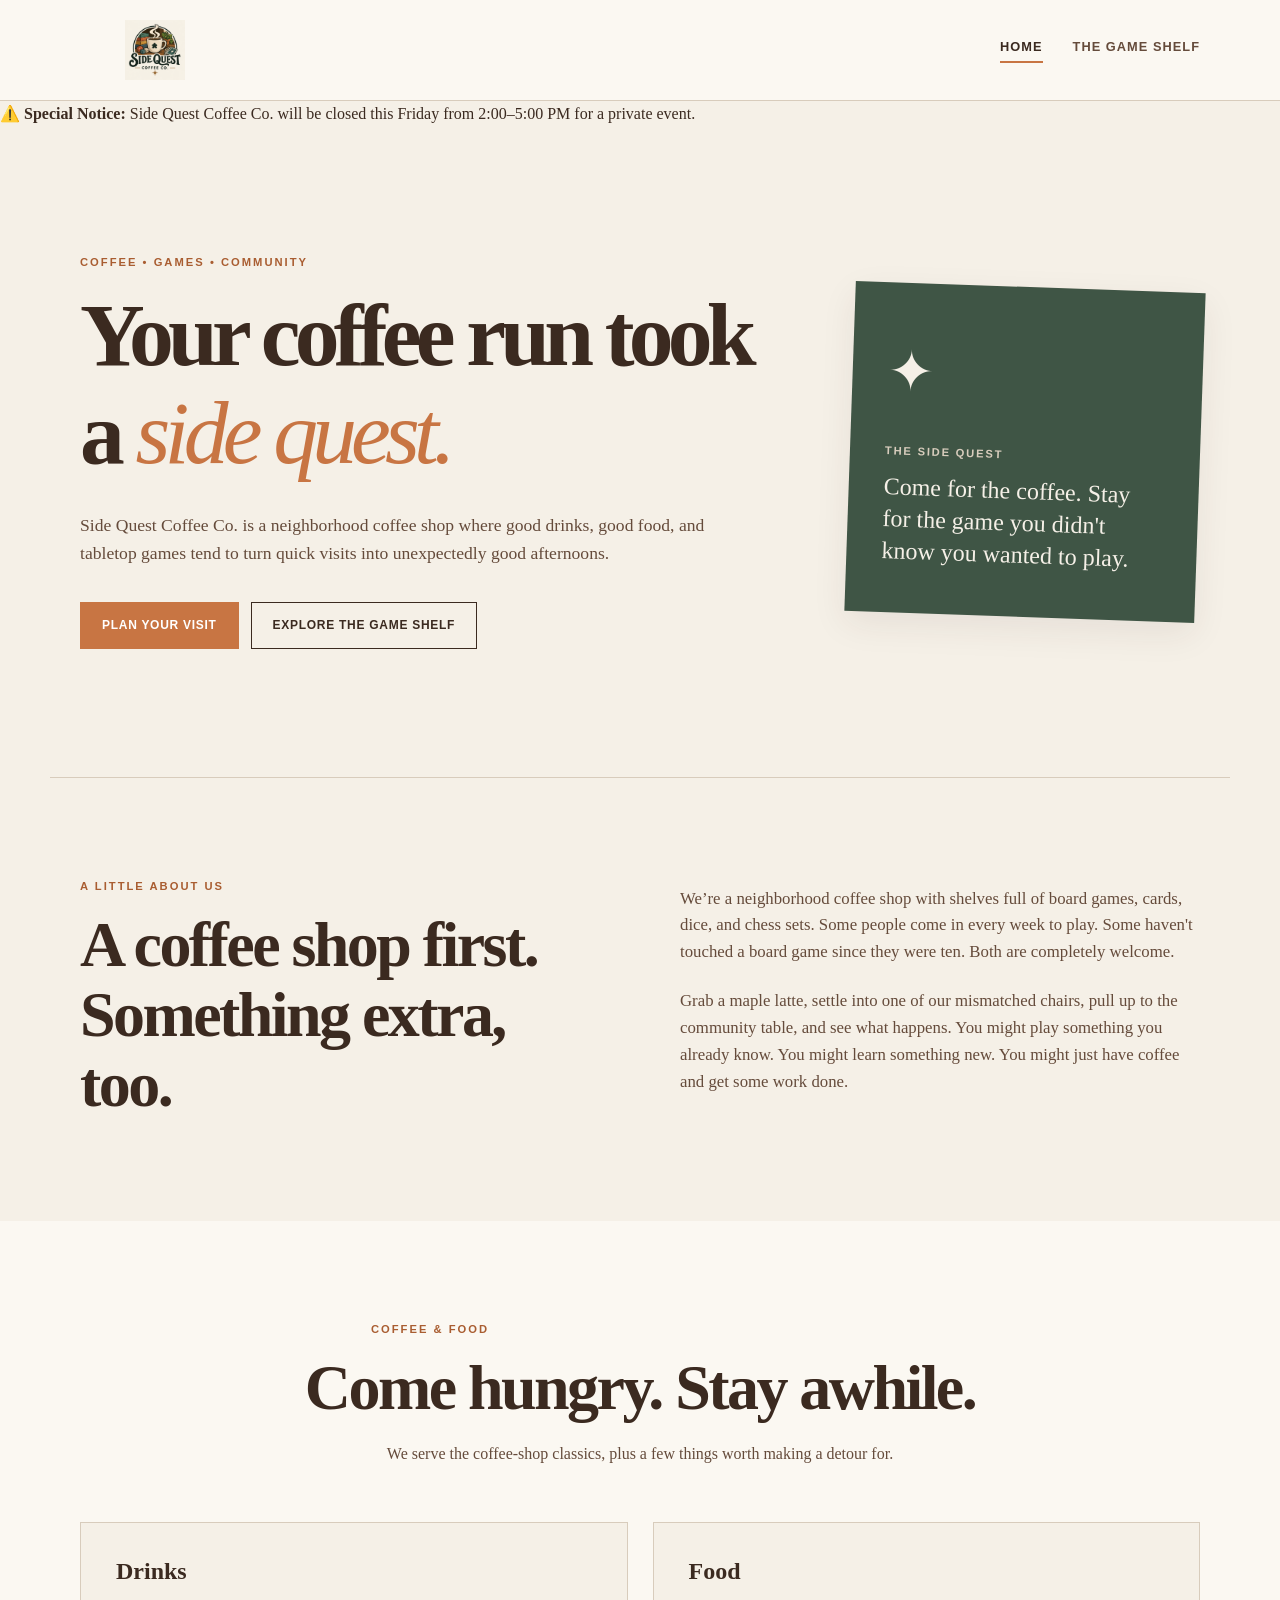
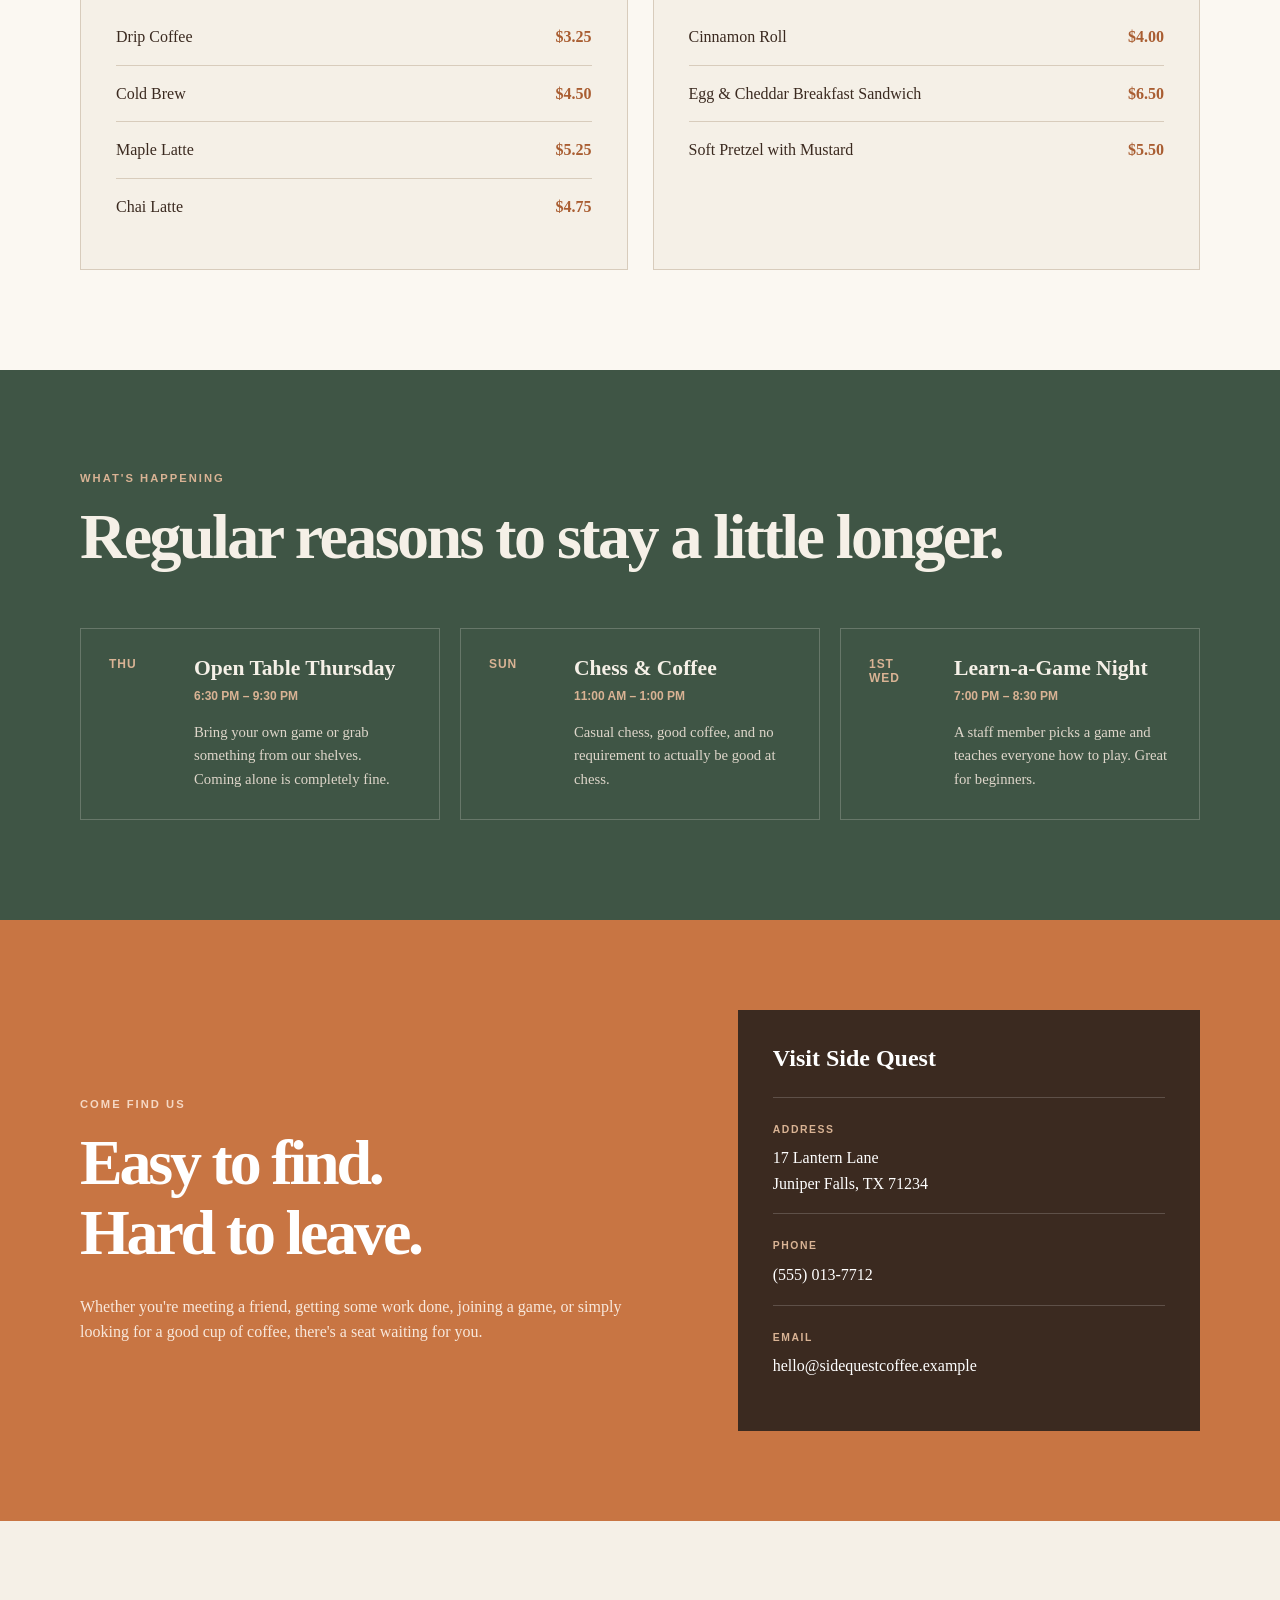
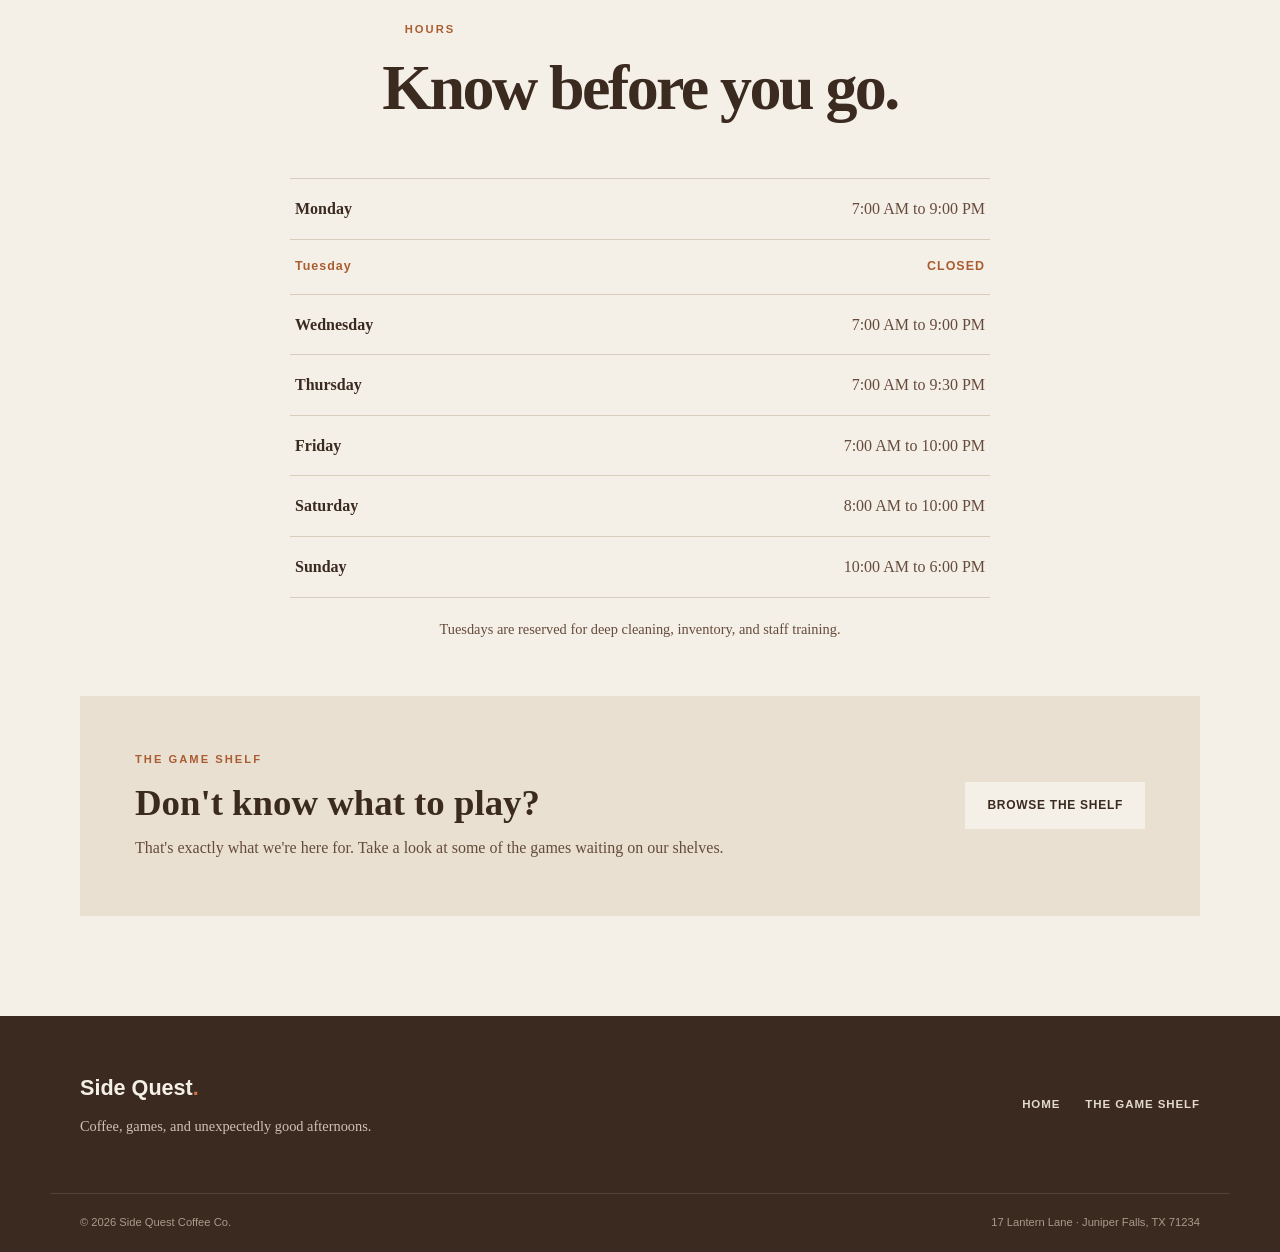
<file: index.html>
<!DOCTYPE html>
<html lang="en">
<head>
    <meta charset="UTF-8">
    <meta name="viewport" content="width=device-width, initial-scale=1.0">
    <title>Side Quest Coffee Co. | Coffee, Games & Good Company</title>
    <link rel="stylesheet" href="style.css">
</head>

<body>

   <header class="site-header">
    <div class="nav-container">

        <a href="index.html" class="logo">
            <img src="./images/logo.png"
                 alt="Side Quest Coffee Co. logo featuring a coffee mug beside tabletop game pieces">
        </a>

        <nav aria-label="Main navigation">
            <a href="index.html" class="active">Home</a>
            <a href="games.html">The Game Shelf</a>
        </nav>

    </div>
</header>

    <div class="notice">
    <strong>⚠️ Special Notice:</strong> Side Quest Coffee Co. will be closed this Friday from 2:00–5:00 PM for a private event.
</div>

    <main>

        <!-- Hero -->
        <section class="hero">
       
            
            <div class="hero-content">
                <p class="eyebrow">Coffee • Games • Community</p>

                <h1>Your coffee run took a <em>side quest.</em></h1>

                <p class="hero-text">
                    Side Quest Coffee Co. is a neighborhood coffee shop where
                    good drinks, good food, and tabletop games tend to turn
                    quick visits into unexpectedly good afternoons.
                </p>

                <div class="hero-buttons">
                    <a href="#visit" class="button button-primary">Plan Your Visit</a>
                    <a href="games.html" class="button button-secondary">Explore the Game Shelf</a>
                </div>
            </div>

            <div class="hero-card">
                <div class="dice-symbol">✦</div>
                <p class="card-label">The Side Quest</p>
                <p>
                    Come for the coffee. Stay for the game you didn't know
                    you wanted to play.
                </p>
            </div>
        </section>


        <!-- About -->
        <section class="section about">
            <div class="section-heading">
                <p class="eyebrow">A little about us</p>
                <h2>A coffee shop first.<br>Something extra, too.</h2>
            </div>

            <div class="about-content">
                <p>
                    We’re a neighborhood coffee shop with shelves full of
                    board games, cards, dice, and chess sets. Some people come
                    in every week to play. Some haven't touched a board game
                    since they were ten. Both are completely welcome.
                </p>

                <p>
                    Grab a maple latte, settle into one of our mismatched
                    chairs, pull up to the community table, and see what
                    happens. You might play something you already know. You
                    might learn something new. You might just have coffee and
                    get some work done.
                </p>
            </div>
        </section>


        <!-- Menu -->
        <section class="section menu-section">
            <div class="section-heading centered">
                <p class="eyebrow">Coffee & food</p>
                <h2>Come hungry. Stay awhile.</h2>
                <p>
                    We serve the coffee-shop classics, plus a few things worth
                    making a detour for.
                </p>
            </div>

            <div class="menu-grid">

                <div class="menu-card">
                    <h3>Drinks</h3>

                    <div class="menu-item">
                        <span>Drip Coffee</span>
                        <strong>$3.25</strong>
                    </div>

                    <div class="menu-item">
                        <span>Cold Brew</span>
                        <strong>$4.50</strong>
                    </div>

                    <div class="menu-item">
                        <span>Maple Latte</span>
                        <strong>$5.25</strong>
                    </div>

                    <div class="menu-item">
                        <span>Chai Latte</span>
                        <strong>$4.75</strong>
                    </div>
                </div>

                <div class="menu-card">
                    <h3>Food</h3>

                    <div class="menu-item">
                        <span>Cinnamon Roll</span>
                        <strong>$4.00</strong>
                    </div>

                    <div class="menu-item">
                        <span>Egg & Cheddar Breakfast Sandwich</span>
                        <strong>$6.50</strong>
                    </div>

                    <div class="menu-item">
                        <span>Soft Pretzel with Mustard</span>
                        <strong>$5.50</strong>
                    </div>
                </div>

            </div>
        </section>


        <!-- Events -->
        <section class="section events-section">
            <div class="section-heading">
                <p class="eyebrow">What's happening</p>
                <h2>Regular reasons to stay a little longer.</h2>
            </div>

            <div class="events-grid">

                <article class="event-card">
                    <div class="event-day">THU</div>

                    <div class="event-info">
                        <h3>Open Table Thursday</h3>
                        <p class="event-time">6:30 PM – 9:30 PM</p>
                        <p>
                            Bring your own game or grab something from our
                            shelves. Coming alone is completely fine.
                        </p>
                    </div>
                </article>

                <article class="event-card">
                    <div class="event-day">SUN</div>

                    <div class="event-info">
                        <h3>Chess & Coffee</h3>
                        <p class="event-time">11:00 AM – 1:00 PM</p>
                        <p>
                            Casual chess, good coffee, and no requirement to
                            actually be good at chess.
                        </p>
                    </div>
                </article>

                <article class="event-card">
                    <div class="event-day">1ST<br>WED</div>

                    <div class="event-info">
                        <h3>Learn-a-Game Night</h3>
                        <p class="event-time">7:00 PM – 8:30 PM</p>
                        <p>
                            A staff member picks a game and teaches everyone
                            how to play. Great for beginners.
                        </p>
                    </div>
                </article>

            </div>
        </section>


        <!-- Visit -->
        <section class="visit-section" id="visit">
            <div class="visit-container">

                <div class="visit-intro">
                    <p class="eyebrow">Come find us</p>
                    <h2>Easy to find.<br>Hard to leave.</h2>

                    <p>
                        Whether you're meeting a friend, getting some work
                        done, joining a game, or simply looking for a good cup
                        of coffee, there's a seat waiting for you.
                    </p>
                </div>

                <div class="contact-card">
                    <h3>Visit Side Quest</h3>

                    <div class="contact-detail">
                        <span class="detail-label">Address</span>
                        <p>17 Lantern Lane<br>Juniper Falls, TX 71234</p>
                    </div>

                    <div class="contact-detail">
                        <span class="detail-label">Phone</span>
                        <p>(555) 013-7712</p>
                    </div>

                    <div class="contact-detail">
                        <span class="detail-label">Email</span>
                        <p>hello@sidequestcoffee.example</p>
                    </div>
                </div>

            </div>
        </section>


        <!-- Hours -->
        <section class="section hours-section">
            <div class="section-heading centered">
                <p class="eyebrow">Hours</p>
                <h2>Know before you go.</h2>
            </div>

            <div class="hours-card">

                <div class="hours-row">
                    <span>Monday</span>
                    <span>7:00 AM to 9:00 PM</span>
                </div>

                <div class="hours-row closed">
                    <span>Tuesday</span>
                    <span>CLOSED</span>
                </div>

                <div class="hours-row">
                    <span>Wednesday</span>
                    <span>7:00 AM to 9:00 PM</span>
                </div>

                <div class="hours-row">
                    <span>Thursday</span>
                    <span>7:00 AM to 9:30 PM</span>
                </div>

                <div class="hours-row">
                    <span>Friday</span>
                    <span>7:00 AM to 10:00 PM</span>
                </div>

                <div class="hours-row">
                    <span>Saturday</span>
                    <span>8:00 AM to 10:00 PM</span>
                </div>

                <div class="hours-row">
                    <span>Sunday</span>
                    <span>10:00 AM to 6:00 PM</span>
                </div>

            </div>

            <p class="hours-note">
                Tuesdays are reserved for deep cleaning, inventory, and staff training.
            </p>
        </section>


        <!-- Game Shelf CTA -->
        <section class="game-cta">
            <div>
                <p class="eyebrow">The game shelf</p>
                <h2>Don't know what to play?</h2>
                <p>
                    That's exactly what we're here for. Take a look at some
                    of the games waiting on our shelves.
                </p>
            </div>

            <a href="games.html" class="button button-light">Browse the Shelf</a>
        </section>

    </main>


    <footer class="site-footer">
        <div class="footer-container">
            <div>
                <a href="index.html" class="footer-logo">Side Quest<span>.</span></a>
                <p>Coffee, games, and unexpectedly good afternoons.</p>
            </div>

            <div class="footer-nav">
                <a href="index.html">Home</a>
                <a href="games.html">The Game Shelf</a>
            </div>
        </div>

        <div class="footer-bottom">
            <p>© 2026 Side Quest Coffee Co.</p>
            <p>17 Lantern Lane · Juniper Falls, TX 71234</p>
        </div>
    </footer>

</body>
</html>
</file>
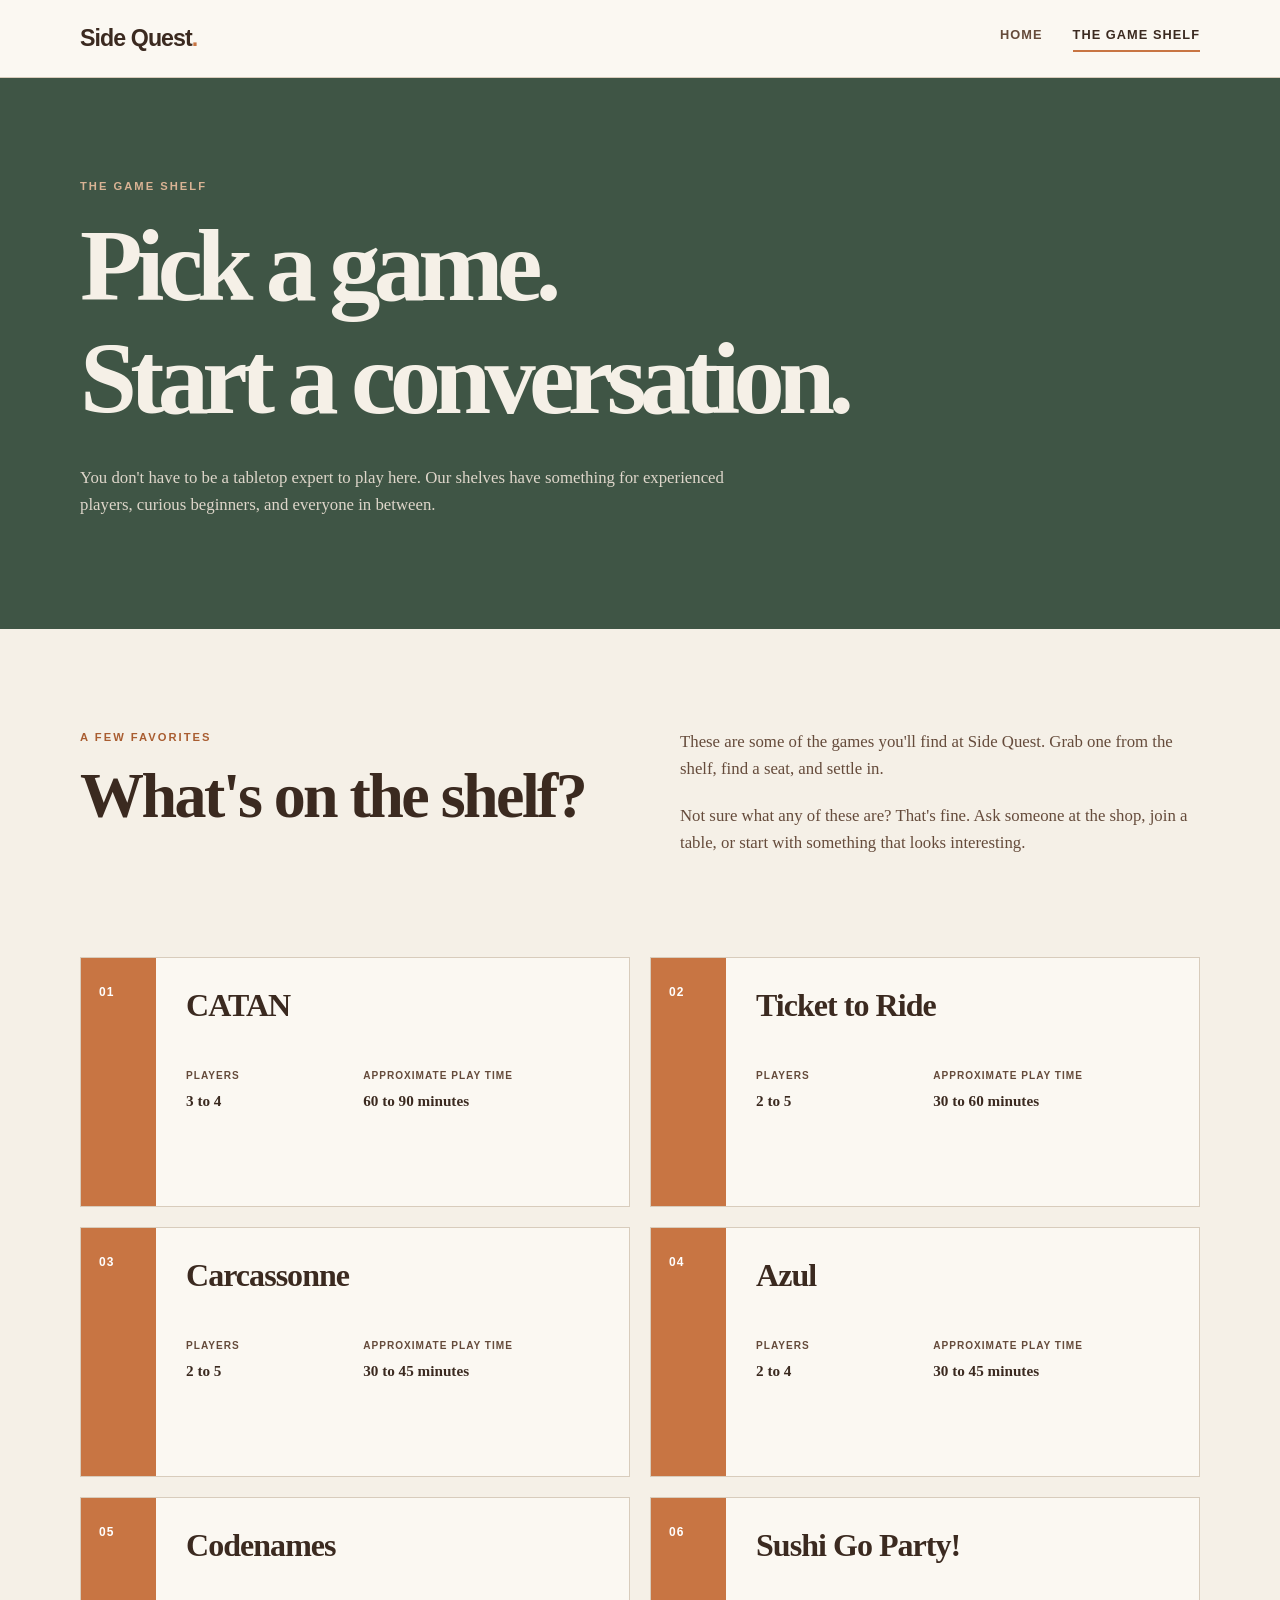
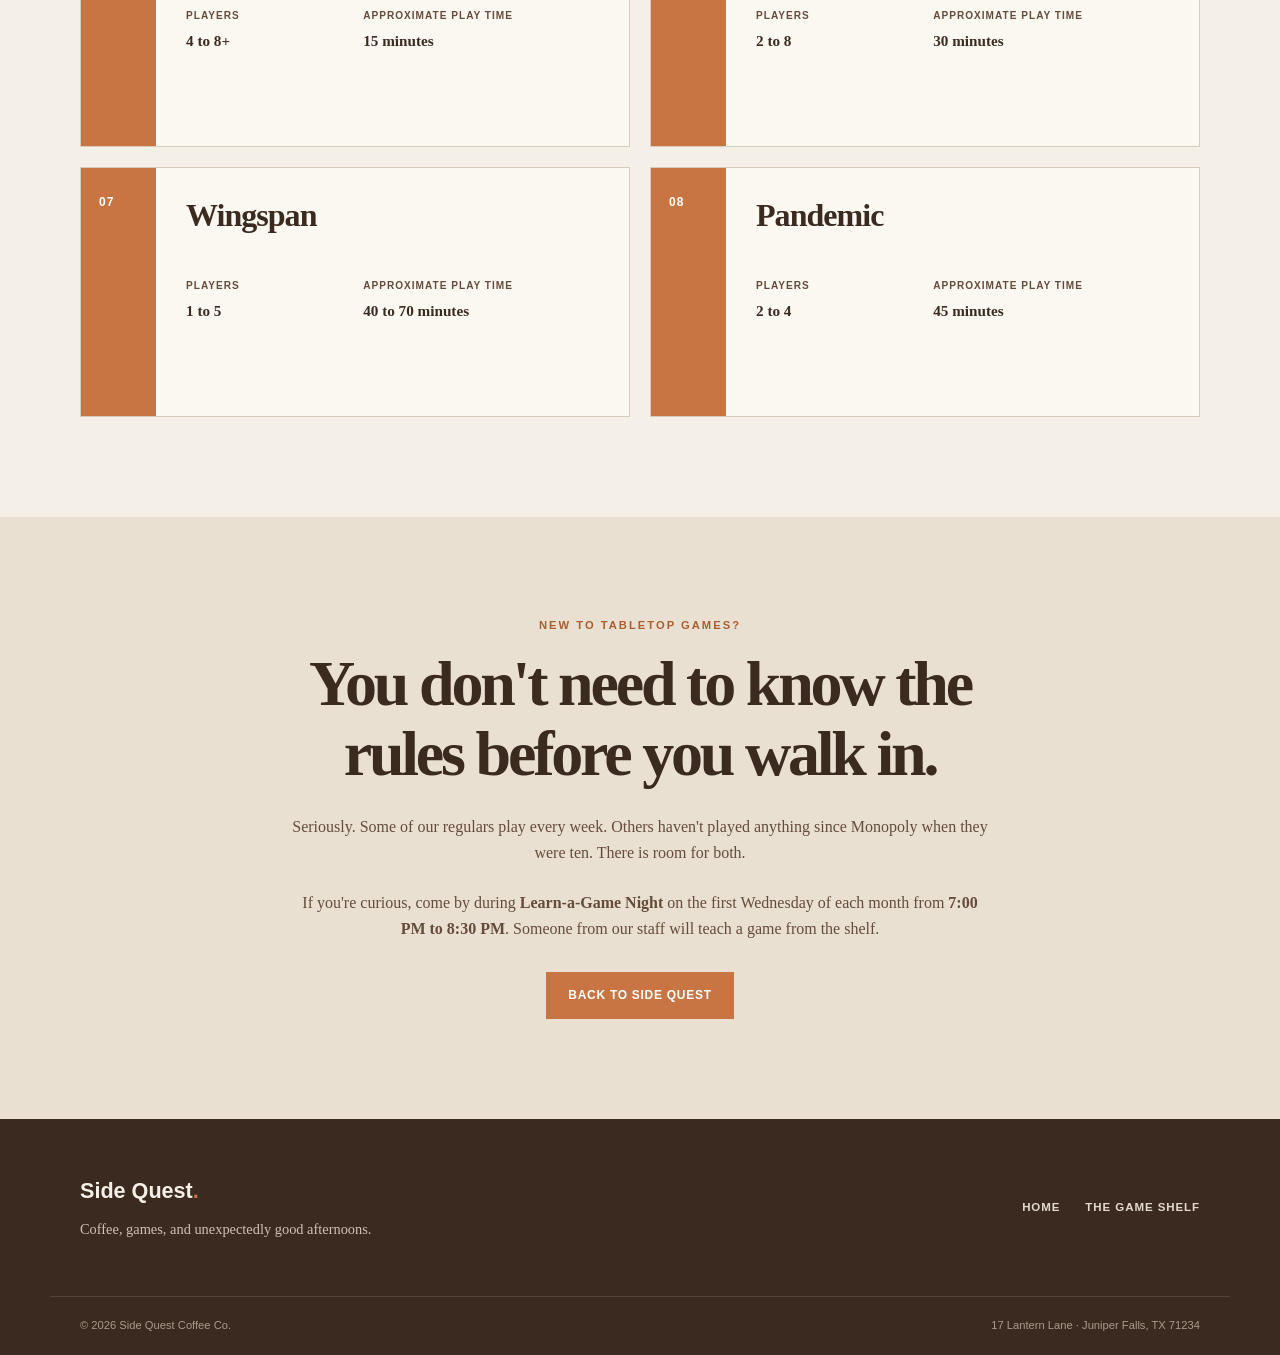
<file: games.html>
<!DOCTYPE html>
<html lang="en">
<head>
    <meta charset="UTF-8">
    <meta name="viewport" content="width=device-width, initial-scale=1.0">
    <title>The Game Shelf | Side Quest Coffee Co.</title>
    <link rel="stylesheet" href="style.css">
</head>

<body>

    <header class="site-header">
        <div class="nav-container">
            <a href="index.html" class="logo">Side Quest<span>.</span></a>

            <nav aria-label="Main navigation">
                <a href="index.html">Home</a>
                <a href="games.html" class="active">The Game Shelf</a>
            </nav>
        </div>
    </header>


    <main>

        <!-- Page Hero -->
        <section class="page-hero">
            <div class="page-hero-content">
                <p class="eyebrow">The Game Shelf</p>

                <h1>Pick a game.<br>Start a conversation.</h1>

                <p>
                    You don't have to be a tabletop expert to play here.
                    Our shelves have something for experienced players,
                    curious beginners, and everyone in between.
                </p>
            </div>
        </section>


        <!-- Intro -->
        <section class="section shelf-intro">
            <div class="section-heading">
                <p class="eyebrow">A few favorites</p>
                <h2>What's on the shelf?</h2>
            </div>

            <div class="intro-copy">
                <p>
                    These are some of the games you'll find at Side Quest.
                    Grab one from the shelf, find a seat, and settle in.
                </p>

                <p>
                    Not sure what any of these are? That's fine. Ask someone
                    at the shop, join a table, or start with something that
                    looks interesting.
                </p>
            </div>
        </section>


        <!-- Games -->
        <section class="games-section">

            <div class="games-grid">

                <article class="game-card">
                    <div class="game-number">01</div>
                    <div class="game-card-content">
                        <h2>CATAN</h2>

                        <div class="game-details">
                            <div>
                                <span>Players</span>
                                <strong>3 to 4</strong>
                            </div>

                            <div>
                                <span>Approximate Play Time</span>
                                <strong>60 to 90 minutes</strong>
                            </div>
                        </div>
                    </div>
                </article>


                <article class="game-card">
                    <div class="game-number">02</div>
                    <div class="game-card-content">
                        <h2>Ticket to Ride</h2>

                        <div class="game-details">
                            <div>
                                <span>Players</span>
                                <strong>2 to 5</strong>
                            </div>

                            <div>
                                <span>Approximate Play Time</span>
                                <strong>30 to 60 minutes</strong>
                            </div>
                        </div>
                    </div>
                </article>


                <article class="game-card">
                    <div class="game-number">03</div>
                    <div class="game-card-content">
                        <h2>Carcassonne</h2>

                        <div class="game-details">
                            <div>
                                <span>Players</span>
                                <strong>2 to 5</strong>
                            </div>

                            <div>
                                <span>Approximate Play Time</span>
                                <strong>30 to 45 minutes</strong>
                            </div>
                        </div>
                    </div>
                </article>


                <article class="game-card">
                    <div class="game-number">04</div>
                    <div class="game-card-content">
                        <h2>Azul</h2>

                        <div class="game-details">
                            <div>
                                <span>Players</span>
                                <strong>2 to 4</strong>
                            </div>

                            <div>
                                <span>Approximate Play Time</span>
                                <strong>30 to 45 minutes</strong>
                            </div>
                        </div>
                    </div>
                </article>


                <article class="game-card">
                    <div class="game-number">05</div>
                    <div class="game-card-content">
                        <h2>Codenames</h2>

                        <div class="game-details">
                            <div>
                                <span>Players</span>
                                <strong>4 to 8+</strong>
                            </div>

                            <div>
                                <span>Approximate Play Time</span>
                                <strong>15 minutes</strong>
                            </div>
                        </div>
                    </div>
                </article>


                <article class="game-card">
                    <div class="game-number">06</div>
                    <div class="game-card-content">
                        <h2>Sushi Go Party!</h2>

                        <div class="game-details">
                            <div>
                                <span>Players</span>
                                <strong>2 to 8</strong>
                            </div>

                            <div>
                                <span>Approximate Play Time</span>
                                <strong>30 minutes</strong>
                            </div>
                        </div>
                    </div>
                </article>


                <article class="game-card">
                    <div class="game-number">07</div>
                    <div class="game-card-content">
                        <h2>Wingspan</h2>

                        <div class="game-details">
                            <div>
                                <span>Players</span>
                                <strong>1 to 5</strong>
                            </div>

                            <div>
                                <span>Approximate Play Time</span>
                                <strong>40 to 70 minutes</strong>
                            </div>
                        </div>
                    </div>
                </article>


                <article class="game-card">
                    <div class="game-number">08</div>
                    <div class="game-card-content">
                        <h2>Pandemic</h2>

                        <div class="game-details">
                            <div>
                                <span>Players</span>
                                <strong>2 to 4</strong>
                            </div>

                            <div>
                                <span>Approximate Play Time</span>
                                <strong>45 minutes</strong>
                            </div>
                        </div>
                    </div>
                </article>

            </div>

        </section>


        <!-- Beginner Section -->
        <section class="beginner-section">
            <div class="beginner-content">
                <p class="eyebrow">New to tabletop games?</p>

                <h2>You don't need to know the rules before you walk in.</h2>

                <p>
                    Seriously. Some of our regulars play every week. Others
                    haven't played anything since Monopoly when they were ten.
                    There is room for both.
                </p>

                <p>
                    If you're curious, come by during
                    <strong>Learn-a-Game Night</strong> on the first Wednesday
                    of each month from <strong>7:00 PM to 8:30 PM</strong>.
                    Someone from our staff will teach a game from the shelf.
                </p>

                <a href="index.html" class="button button-primary">
                    Back to Side Quest
                </a>
            </div>
        </section>

    </main>


    <footer class="site-footer">
        <div class="footer-container">
            <div>
                <a href="index.html" class="footer-logo">Side Quest<span>.</span></a>
                <p>Coffee, games, and unexpectedly good afternoons.</p>
            </div>

            <div class="footer-nav">
                <a href="index.html">Home</a>
                <a href="games.html">The Game Shelf</a>
            </div>
        </div>

        <div class="footer-bottom">
            <p>© 2026 Side Quest Coffee Co.</p>
            <p>17 Lantern Lane · Juniper Falls, TX 71234</p>
        </div>
    </footer>

</body>
</html>
</file>
<file: style.css>
/* =========================================
   SIDE QUEST COFFEE CO.
   Shared Stylesheet
   ========================================= */


/* ---------- Base ---------- */

:root {
    --cream: #f5f0e7;
    --cream-dark: #e9e0d2;
    --paper: #fbf8f2;
    --brown: #3b2a20;
    --brown-light: #654b3b;
    --green: #3f5545;
    --green-dark: #2e4033;
    --orange: #c87543;
    --orange-dark: #a95d31;
    --white: #ffffff;
    --border: #d8ccbc;
    --shadow: 0 12px 35px rgba(59, 42, 32, 0.08);
}

* {
    box-sizing: border-box;
    margin: 0;
    padding: 0;
}

html {
    scroll-behavior: smooth;
}

body {
    background: var(--cream);
    color: var(--brown);
    font-family: Georgia, "Times New Roman", serif;
    line-height: 1.6;
}

a {
    color: inherit;
    text-decoration: none;
}

img {
    max-width: 100%;
}

h1,
h2,
h3 {
    line-height: 1.1;
}

p {
    max-width: 700px;
}


/* ---------- Header ---------- */

.site-header {
    background: var(--paper);
    border-bottom: 1px solid var(--border);
    position: relative;
    z-index: 10;
}

.nav-container {
    max-width: 1180px;
    margin: 0 auto;
    padding: 20px 30px;

    display: flex;
    justify-content: space-between;
    align-items: center;
}

.logo {
    font-family: Arial, Helvetica, sans-serif;
    font-size: 1.45rem;
    font-weight: 800;
    letter-spacing: -0.04em;
}

.logo span,
.footer-logo span {
    color: var(--orange);
}

nav {
    display: flex;
    gap: 30px;
}

nav a {
    font-family: Arial, Helvetica, sans-serif;
    font-size: 0.8rem;
    font-weight: 700;
    letter-spacing: 0.08em;
    text-transform: uppercase;
    color: var(--brown-light);
    padding-bottom: 4px;
    border-bottom: 2px solid transparent;
    transition: 0.2s ease;
}

nav a:hover,
nav a.active {
    color: var(--brown);
    border-bottom-color: var(--orange);
}


/* ---------- General ---------- */

.section {
    max-width: 1180px;
    margin: 0 auto;
    padding: 100px 30px;
}

.eyebrow {
    color: var(--orange-dark);
    font-family: Arial, Helvetica, sans-serif;
    font-size: 0.7rem;
    font-weight: 800;
    letter-spacing: 0.18em;
    text-transform: uppercase;
    margin-bottom: 14px;
}

.section-heading h2 {
    font-size: clamp(2.2rem, 5vw, 4rem);
    letter-spacing: -0.04em;
}

.section-heading.centered {
    text-align: center;
}

.section-heading.centered > p:last-child {
    margin: 18px auto 0;
    color: var(--brown-light);
}

.button {
    display: inline-block;
    padding: 13px 21px;
    border: 1px solid transparent;

    font-family: Arial, Helvetica, sans-serif;
    font-size: 0.75rem;
    font-weight: 800;
    letter-spacing: 0.06em;
    text-transform: uppercase;

    transition: 0.2s ease;
}

.button-primary {
    background: var(--orange);
    color: var(--white);
}

.button-primary:hover {
    background: var(--orange-dark);
    transform: translateY(-2px);
}

.button-secondary {
    border-color: var(--brown);
    background: transparent;
}

.button-secondary:hover {
    background: var(--brown);
    color: var(--white);
}

.button-light {
    background: var(--cream);
    color: var(--brown);
}

.button-light:hover {
    background: var(--white);
    transform: translateY(-2px);
}


/* ---------- Home Hero ---------- */


.hero {
    min-height: 650px;
    padding: 90px 30px;

    display: grid;
    grid-template-columns: minmax(0, 1.5fr) minmax(280px, 0.75fr);
    gap: 70px;
    align-items: center;

    max-width: 1180px;
    margin: 0 auto;
}

.hero-content h1 {
    max-width: 800px;
    font-size: clamp(3.4rem, 7vw, 6.8rem);
    letter-spacing: -0.065em;
}

.hero-content h1 em {
    color: var(--orange);
    font-weight: normal;
}

.hero-text {
    margin-top: 28px;
    max-width: 650px;
    color: var(--brown-light);
    font-size: 1.1rem;
}

.hero-buttons {
    display: flex;
    flex-wrap: wrap;
    gap: 12px;
    margin-top: 35px;
}

.hero-card {
    padding: 45px 35px;
    background: var(--green);
    color: var(--cream);

    box-shadow: var(--shadow);
    transform: rotate(2deg);
}

.dice-symbol {
    font-size: 3.5rem;
    margin-bottom: 25px;
}

.card-label {
    color: #d8cdbd;
    font-family: Arial, Helvetica, sans-serif;
    font-size: 0.7rem;
    font-weight: 800;
    letter-spacing: 0.16em;
    text-transform: uppercase;
    margin-bottom: 10px;
}

.hero-card p:last-child {
    font-size: 1.5rem;
    line-height: 1.35;
}


/* ---------- About ---------- */

.about {
    display: grid;
    grid-template-columns: 1fr 1fr;
    gap: 80px;
    align-items: start;
    border-top: 1px solid var(--border);
}

.about-content {
    padding-top: 8px;
}

.about-content p {
    color: var(--brown-light);
    font-size: 1.05rem;
}

.about-content p + p {
    margin-top: 22px;
}


/* ---------- Menu ---------- */

.menu-section {
    max-width: none;
    background: var(--paper);
}

.menu-section > * {
    max-width: 1120px;
    margin-left: auto;
    margin-right: auto;
}

.menu-grid {
    display: grid;
    grid-template-columns: repeat(2, 1fr);
    gap: 25px;
    margin-top: 55px;
}

.menu-card {
    padding: 35px;
    border: 1px solid var(--border);
    background: var(--cream);
}

.menu-card h3 {
    font-size: 1.5rem;
    margin-bottom: 25px;
}

.menu-item {
    display: flex;
    justify-content: space-between;
    gap: 20px;
    padding: 15px 0;
    border-bottom: 1px solid var(--border);
}

.menu-item:last-child {
    border-bottom: 0;
}

.menu-item strong {
    white-space: nowrap;
    color: var(--orange-dark);
}


/* ---------- Events ---------- */

.events-section {
    max-width: none;
    background: var(--green);
    color: var(--cream);

    display: block;
}

.events-section .section-heading,
.events-grid {
    max-width: 1120px;
    margin-left: auto;
    margin-right: auto;
}

.events-section .eyebrow {
    color: #d9b394;
}

.events-grid {
    display: grid;
    grid-template-columns: repeat(3, 1fr);
    gap: 20px;
    margin-top: 55px;
}

.event-card {
    display: grid;
    grid-template-columns: 65px 1fr;
    gap: 20px;

    padding: 28px;
    border: 1px solid rgba(245, 240, 231, 0.22);
}

.event-day {
    color: #d9b394;
    font-family: Arial, Helvetica, sans-serif;
    font-size: 0.75rem;
    font-weight: 800;
    letter-spacing: 0.08em;
    line-height: 1.2;
}

.event-info h3 {
    font-size: 1.35rem;
}

.event-time {
    margin-top: 7px;
    color: #d9b394;
    font-family: Arial, Helvetica, sans-serif;
    font-size: 0.75rem;
    font-weight: 700;
}

.event-info > p:last-child {
    margin-top: 14px;
    color: #ded6ca;
    font-size: 0.92rem;
}


/* ---------- Visit ---------- */

.visit-section {
    background: var(--orange);
    color: var(--white);
}

.visit-container {
    max-width: 1180px;
    margin: 0 auto;
    padding: 90px 30px;

    display: grid;
    grid-template-columns: 1fr 0.8fr;
    gap: 80px;
    align-items: center;
}

.visit-intro .eyebrow {
    color: #f5d8c4;
}

.visit-intro h2 {
    font-size: clamp(2.5rem, 5vw, 4.5rem);
    letter-spacing: -0.05em;
}

.visit-intro > p:last-child {
    margin-top: 25px;
    color: #f8e8dc;
}

.contact-card {
    padding: 35px;
    background: var(--brown);
}

.contact-card h3 {
    margin-bottom: 25px;
    font-size: 1.5rem;
}

.contact-detail {
    padding: 17px 0;
    border-top: 1px solid rgba(255, 255, 255, 0.18);
}

.detail-label {
    color: #d9b394;
    font-family: Arial, Helvetica, sans-serif;
    font-size: 0.65rem;
    font-weight: 800;
    letter-spacing: 0.15em;
    text-transform: uppercase;
}

.contact-detail p {
    margin-top: 5px;
}


/* ---------- Hours ---------- */

.hours-section {
    padding-bottom: 55px;
}

.hours-card {
    max-width: 700px;
    margin: 55px auto 0;
    border-top: 1px solid var(--border);
}

.hours-row {
    display: flex;
    justify-content: space-between;
    gap: 20px;

    padding: 17px 5px;
    border-bottom: 1px solid var(--border);
}

.hours-row span:first-child {
    font-weight: 700;
}

.hours-row span:last-child {
    color: var(--brown-light);
}

.hours-row.closed span {
    color: var(--orange-dark);
    font-family: Arial, Helvetica, sans-serif;
    font-size: 0.78rem;
    font-weight: 800;
    letter-spacing: 0.08em;
}

.hours-note {
    margin: 20px auto 0;
    text-align: center;
    color: var(--brown-light);
    font-size: 0.9rem;
}


/* ---------- Game CTA ---------- */

.game-cta {
    max-width: 1120px;
    margin: 0 auto 100px;
    padding: 55px;

    display: flex;
    justify-content: space-between;
    align-items: center;
    gap: 40px;

    background: var(--cream-dark);
}

.game-cta h2 {
    font-size: 2.3rem;
    margin-bottom: 12px;
}

.game-cta p:last-child {
    color: var(--brown-light);
}


/* ---------- Page Hero ---------- */

.page-hero {
    background: var(--green);
    color: var(--cream);
}

.page-hero-content {
    max-width: 1180px;
    margin: 0 auto;
    padding: 100px 30px 110px;
}

.page-hero .eyebrow {
    color: #d9b394;
}

.page-hero h1 {
    max-width: 900px;
    font-size: clamp(3.5rem, 8vw, 7rem);
    letter-spacing: -0.065em;
}

.page-hero-content > p:last-child {
    max-width: 650px;
    margin-top: 30px;
    color: #ded6ca;
    font-size: 1.05rem;
}


/* ---------- Shelf Intro ---------- */

.shelf-intro {
    display: grid;
    grid-template-columns: 1fr 1fr;
    gap: 80px;
}

.intro-copy {
    color: var(--brown-light);
    font-size: 1.05rem;
}

.intro-copy p + p {
    margin-top: 20px;
}


/* ---------- Games ---------- */

.games-section {
    max-width: 1180px;
    margin: 0 auto;
    padding: 0 30px 100px;
}

.games-grid {
    display: grid;
    grid-template-columns: repeat(2, 1fr);
    gap: 20px;
}

.game-card {
    position: relative;
    min-height: 250px;

    display: flex;
    background: var(--paper);
    border: 1px solid var(--border);

    transition: 0.2s ease;
}

.game-card:hover {
    transform: translateY(-4px);
    box-shadow: var(--shadow);
}

.game-number {
    width: 75px;
    padding: 25px 18px;

    background: var(--orange);
    color: var(--white);

    font-family: Arial, Helvetica, sans-serif;
    font-size: 0.75rem;
    font-weight: 800;
    letter-spacing: 0.08em;
}

.game-card-content {
    flex: 1;
    padding: 30px;
}

.game-card-content h2 {
    font-size: 2rem;
    letter-spacing: -0.03em;
}

.game-details {
    margin-top: 45px;
    display: grid;
    grid-template-columns: 1fr 1.5fr;
    gap: 20px;
}

.game-details div {
    display: flex;
    flex-direction: column;
}

.game-details span {
    color: var(--brown-light);
    font-family: Arial, Helvetica, sans-serif;
    font-size: 0.63rem;
    font-weight: 800;
    letter-spacing: 0.1em;
    text-transform: uppercase;
}

.game-details strong {
    margin-top: 5px;
    font-size: 0.95rem;
}


/* ---------- Beginner Section ---------- */

.beginner-section {
    background: var(--cream-dark);
}

.beginner-content {
    max-width: 760px;
    margin: 0 auto;
    padding: 100px 30px;
    text-align: center;
}

.beginner-content h2 {
    font-size: clamp(2.3rem, 5vw, 4rem);
    letter-spacing: -0.05em;
}

.beginner-content > p:not(.eyebrow) {
    margin: 25px auto 0;
    color: var(--brown-light);
}

.beginner-content .button {
    margin-top: 30px;
}


/* ---------- Footer ---------- */

.site-footer {
    background: var(--brown);
    color: var(--cream);
}

.footer-container {
    max-width: 1180px;
    margin: 0 auto;
    padding: 55px 30px;

    display: flex;
    justify-content: space-between;
    gap: 40px;
}

.footer-logo {
    font-family: Arial, Helvetica, sans-serif;
    font-size: 1.35rem;
    font-weight: 800;
}

.footer-container p {
    margin-top: 10px;
    color: #cfc2b4;
    font-size: 0.9rem;
}

.footer-nav {
    display: flex;
    gap: 25px;
    align-items: center;
}

.footer-nav a {
    color: #e3d9ce;
    font-family: Arial, Helvetica, sans-serif;
    font-size: 0.72rem;
    font-weight: 700;
    letter-spacing: 0.08em;
    text-transform: uppercase;
}

.footer-nav a:hover {
    color: var(--white);
}

.footer-bottom {
    max-width: 1180px;
    margin: 0 auto;
    padding: 20px 30px;

    display: flex;
    justify-content: space-between;
    gap: 20px;

    border-top: 1px solid rgba(255, 255, 255, 0.12);

    color: #a99b8c;
    font-family: Arial, Helvetica, sans-serif;
    font-size: 0.7rem;
}

.footer-bottom p {
    margin: 0;
}


/* ---------- Responsive ---------- */

@media (max-width: 850px) {

    .hero {
        grid-template-columns: 1fr;
        gap: 55px;
        padding-top: 70px;
    }

    .hero-card {
        max-width: 500px;
        transform: none;
    }

    .about,
    .shelf-intro {
        grid-template-columns: 1fr;
        gap: 35px;
    }

    .events-grid {
        grid-template-columns: 1fr;
    }

    .visit-container {
        grid-template-columns: 1fr;
        gap: 45px;
    }

    .games-grid {
        grid-template-columns: 1fr;
    }

    .game-cta {
        margin-left: 30px;
        margin-right: 30px;
        flex-direction: column;
        align-items: flex-start;
    }
}


@media (max-width: 600px) {

    .nav-container {
        padding: 18px 20px;
        flex-direction: column;
        gap: 15px;
    }

    nav {
        gap: 20px;
    }

    .hero,
    .section,
    .page-hero-content,
    .games-section {
        padding-left: 20px;
        padding-right: 20px;
    }

    .hero {
        padding-top: 60px;
        padding-bottom: 60px;
    }

    .hero-content h1 {
        font-size: 3.3rem;
    }

    .hero-buttons {
        flex-direction: column;
        align-items: stretch;
    }

    .button {
        text-align: center;
    }

    .menu-grid {
        grid-template-columns: 1fr;
    }

    .event-card {
        grid-template-columns: 55px 1fr;
    }

    .visit-container {
        padding-left: 20px;
        padding-right: 20px;
    }

    .hours-row {
        font-size: 0.9rem;
    }

    .game-cta {
        margin-left: 20px;
        margin-right: 20px;
        padding: 35px 25px;
    }

    .game-card {
        min-height: 0;
    }

    .game-number {
        width: 55px;
    }

    .game-card-content {
        padding: 25px 20px;
    }

    .game-card-content h2 {
        font-size: 1.6rem;
    }

    .game-details {
        margin-top: 30px;
        grid-template-columns: 1fr;
        gap: 15px;
    }

    .footer-container,
    .footer-bottom {
        flex-direction: column;
    }

    .footer-nav {
        flex-direction: column;
        align-items: flex-start;
    }

    .footer-bottom {
        gap: 5px;
    }
}


.logo img {
    display: block;
    width: 150px;
    height: auto;
    max-height: 60px;
    object-fit: contain;
}
</file>
